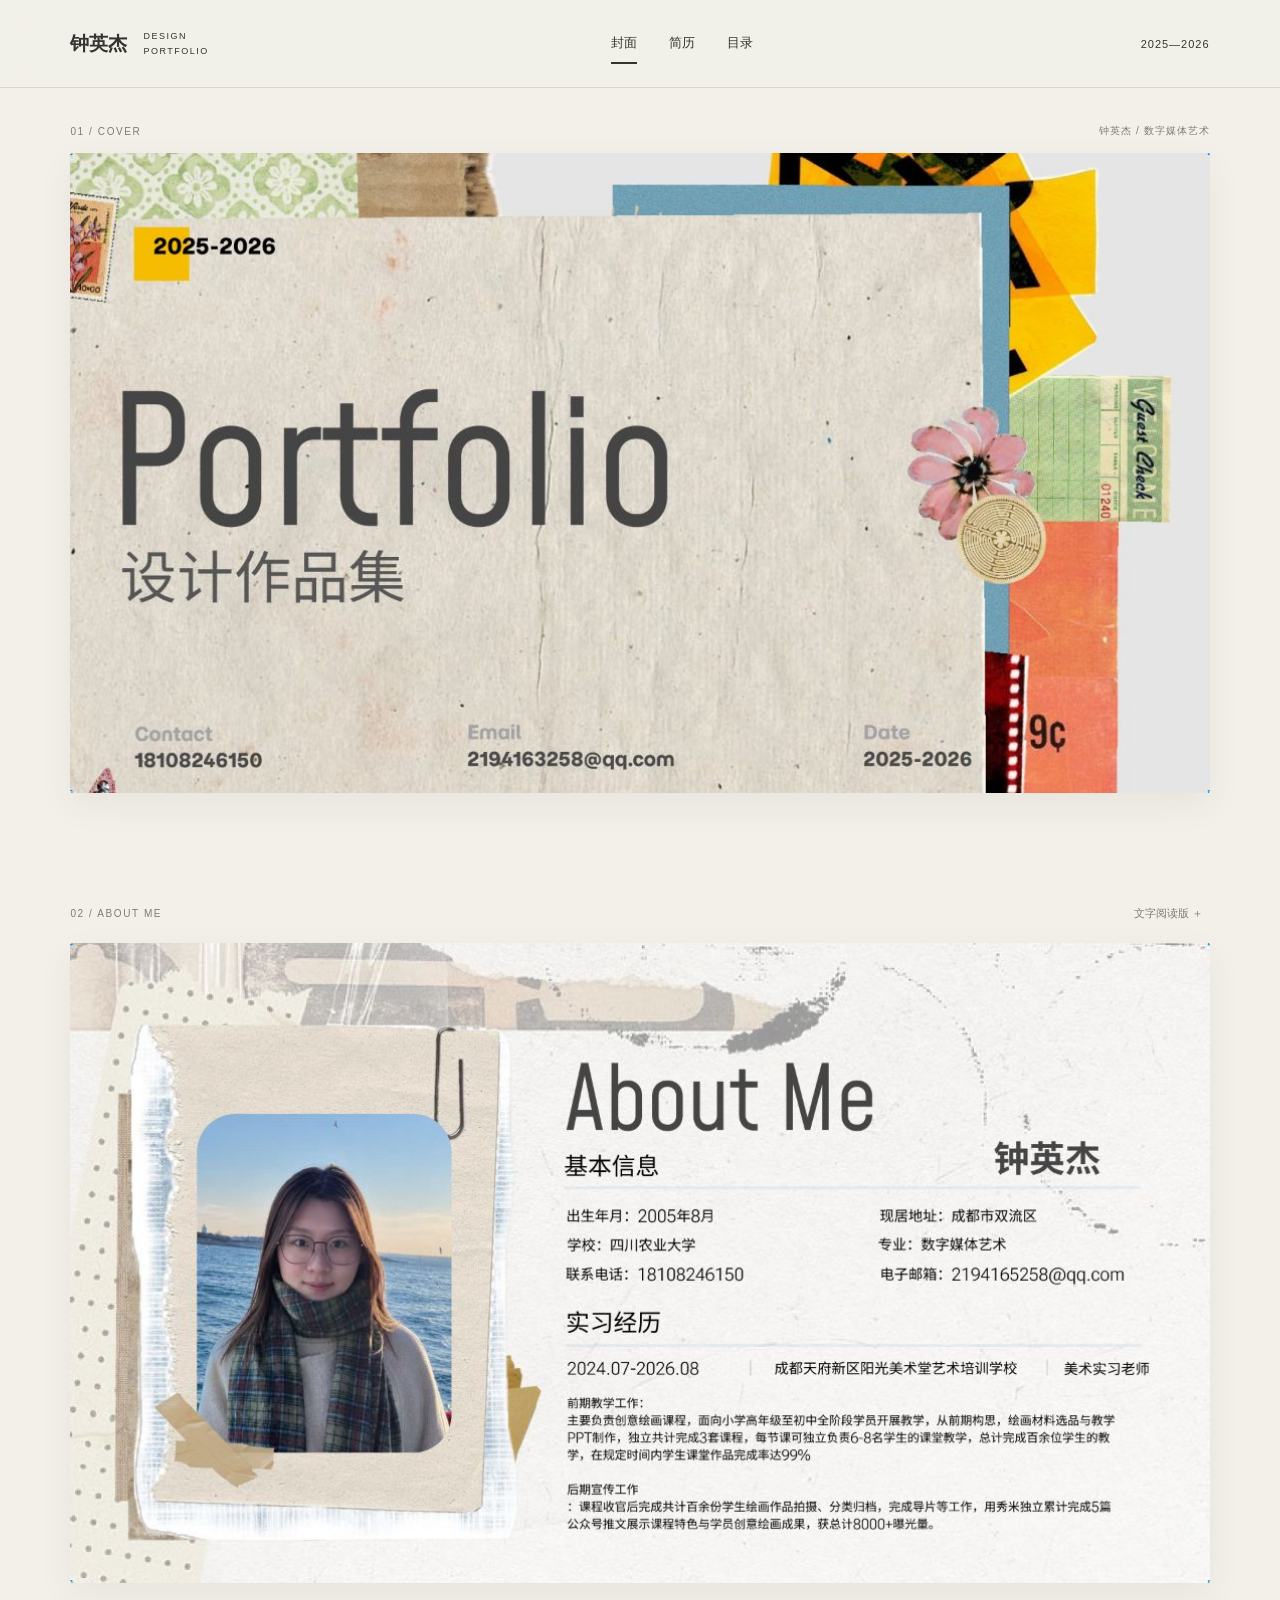
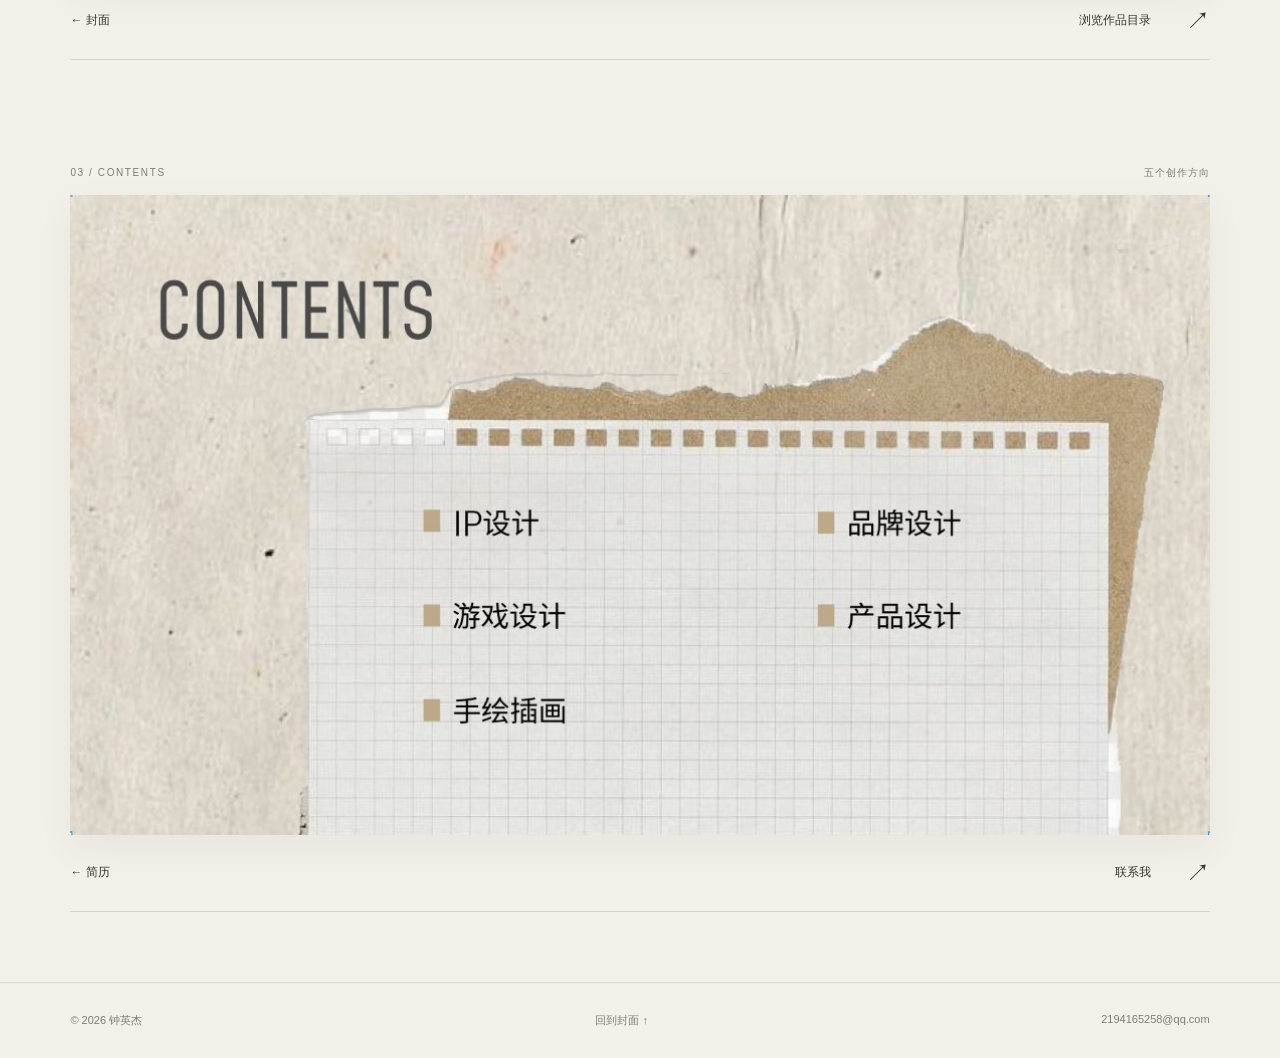
<file: index.html>
<!doctype html>
<html lang="zh-CN"><head><meta charset="utf-8"><meta name="viewport" content="width=device-width,initial-scale=1"><meta name="description" content="钟英杰的个人设计作品集，2025–2026。"><title>钟英杰 · 设计作品集</title><link rel="stylesheet" href="style.css"></head>
<body><header><a class="signature" href="#cover">钟英杰<span>DESIGN PORTFOLIO</span></a><nav aria-label="主导航"><a href="#cover">封面</a><a href="#about">简历</a><a href="#contents">目录</a></nav><span class="edition">2025—2026</span></header>
<main><section id="cover" aria-label="作品集封面"><div class="page-label"><span>01 / COVER</span><span>钟英杰 / 数字媒体艺术</span></div><div class="artwork"><img src="cover.png" alt="2025–2026 Portfolio 设计作品集，复古纸张拼贴封面" width="1134" height="637" fetchpriority="high"></div></section>
<section id="about" aria-label="个人简历"><div class="page-label"><span>02 / ABOUT ME</span><button class="reading-toggle" aria-expanded="false" aria-controls="resume-text">文字阅读版 ＋</button></div><div class="artwork"><img src="about.png" alt="钟英杰个人简历，含个人照片、基本信息和美术教学实习经历" width="1134" height="637" loading="lazy"></div><div id="resume-text" class="resume-text" hidden><div><p class="eyebrow">ABOUT ME</p><h1>钟英杰</h1><p>四川农业大学 · 数字媒体艺术</p><dl><dt>出生年月</dt><dd>2005年8月</dd><dt>现居地址</dt><dd>成都市双流区</dd><dt>联系电话</dt><dd><a href="tel:18108246150">18108246150</a></dd><dt>电子邮箱</dt><dd><a href="mailto:2194165258@qq.com">2194165258@qq.com</a></dd></dl></div><div><p class="eyebrow">EXPERIENCE</p><h2>实习经历</h2><p>2024.07–2026.08</p><h3>成都天府新区阳光美术堂艺术培训学校</h3><p>美术实习老师</p><p>负责创意绘画课程，面向小学高年级至初中阶段学员开展教学。从前期构思、绘画材料选品与教学 PPT 制作，独立完成 3 套课程，每节课负责 6–8 名学生的课堂教学，总计完成百余位学生的教学。</p><p>课后拍摄、分类归档学生绘画作品，完成导片等工作；使用秀米独立完成 5 篇公众号推文，展示课程特色与学员创意绘画成果。</p></div></div><div class="section-bottom"><a href="#cover">← 封面</a><a class="next" href="#contents">浏览作品目录 <span>↗</span></a></div></section>
<section id="contents" aria-label="作品目录"><div class="page-label"><span>03 / CONTENTS</span><span>五个创作方向</span></div><div class="artwork contents-art"><img src="contents.png" alt="作品目录：IP设计、品牌设计、游戏设计、产品设计、手绘插画" width="1134" height="637" loading="lazy"><div class="hotspots" aria-label="作品分类"><button style="--x:29;--y:48" data-category="IP设计">IP设计</button><button style="--x:63;--y:48" data-category="品牌设计">品牌设计</button><button style="--x:29;--y:63" data-category="游戏设计">游戏设计</button><button style="--x:63;--y:63" data-category="产品设计">产品设计</button><button style="--x:29;--y:78" data-category="手绘插画">手绘插画</button></div></div><div class="mobile-categories"><button data-category="IP设计">01 IP设计 ↗</button><button data-category="品牌设计">02 品牌设计 ↗</button><button data-category="游戏设计">03 游戏设计 ↗</button><button data-category="产品设计">04 产品设计 ↗</button><button data-category="手绘插画">05 手绘插画 ↗</button></div><div class="section-bottom"><a href="#about">← 简历</a><button class="next" style="border:0;background:none;padding:0;font-size:inherit" onclick="document.getElementById('contact-dialog').showModal()">联系我 <span>↗</span></button></div></section></main>
<footer><span>© 2026 钟英杰</span><a href="#cover">回到封面 ↑</a><a href="mailto:2194165258@qq.com">2194165258@qq.com</a></footer><dialog><button class="close-dialog" aria-label="关闭">×</button><p class="eyebrow">SELECTED WORKS</p><h2 id="category-title"></h2><p>此分类的作品详情尚未添加。</p><button class="return-button">返回目录</button></dialog><dialog id="contact-dialog" aria-labelledby="contact-title"><form method="dialog"><button class="close-dialog" aria-label="关闭联系方式">×</button><p class="eyebrow">GET IN TOUCH</p><h2 id="contact-title">联系我</h2><dl><dt>电话</dt><dd><a href="tel:18108146150">18108146150</a></dd><dt>邮箱</dt><dd><a href="mailto:2194165258@qq.com">2194165258@qq.com</a></dd></dl><button class="return-button">关闭</button></form></dialog><script src="app.js"></script></body></html>
</file>
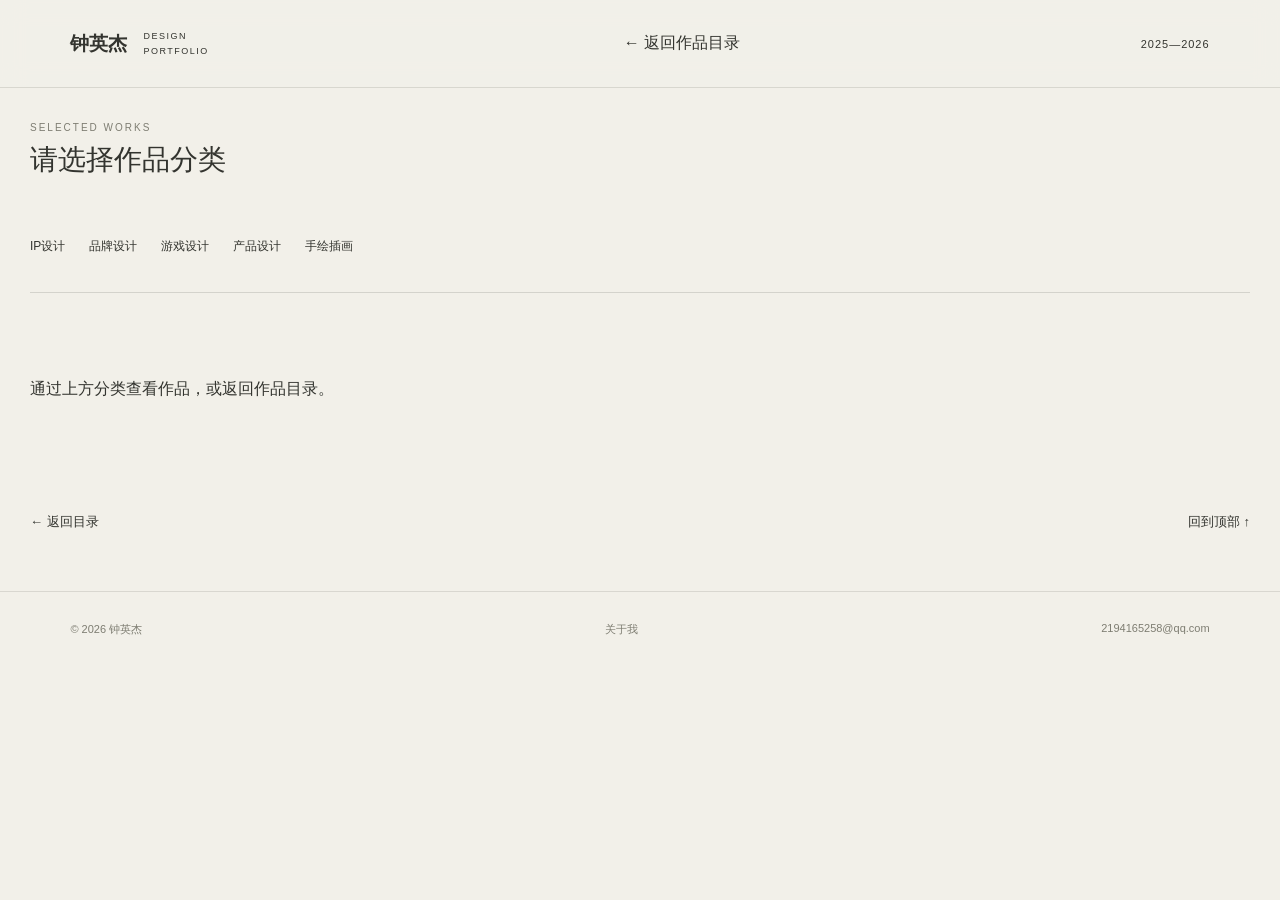
<file: work.html>
<!doctype html>
<html lang="zh-CN"><head><meta charset="utf-8"><meta name="viewport" content="width=device-width,initial-scale=1"><meta name="description" content="钟英杰的设计作品展示"><title>设计作品 · 钟英杰</title><link rel="stylesheet" href="style.css"><style>html{scroll-padding-top:90px}.project-main{max-width:1300px;padding:0 30px}.project-heading{display:flex;align-items:end;justify-content:space-between;padding:34px 0 24px;gap:20px}.project-heading h1{font-size:28px;margin:8px 0 0;font-weight:500}.project-heading p{margin:0}.project-count{font-size:11px;color:var(--muted);letter-spacing:1px}.project-stream{width:100%;background:#e8e5da}.project-stream img{display:block;width:100%;height:auto;margin:0;border:0}.project-links{display:flex;flex-wrap:wrap;gap:10px 24px;padding:25px 0;font-size:12px;border-bottom:1px solid #37382f28}.project-links a[aria-current]{text-decoration:underline;text-underline-offset:5px}.project-bottom{display:flex;justify-content:space-between;padding:28px 0 60px;font-size:13px}.project-error{padding:80px 0;line-height:2}@media(max-width:650px){.project-main{padding:0}.project-heading,.project-links,.project-bottom{margin-left:5%;margin-right:5%}.project-heading{padding-top:26px}.project-heading h1{font-size:24px}.project-count{font-size:9px}.project-links{gap:16px 22px}.project-home{font-size:12px}.project-error{padding:50px 6%}}</style></head>
<body><header><a class="signature" href="index.html#cover">钟英杰<span>DESIGN PORTFOLIO</span></a><a class="project-home" href="index.html#contents">← 返回作品目录</a><span class="edition">2025—2026</span></header><main class="project-main" id="top"><div class="project-heading"><div><p class="eyebrow">SELECTED WORKS</p><h1 id="project-title">作品展示</h1></div><span class="project-count" id="project-count"></span></div><nav class="project-links" aria-label="切换作品分类"></nav><div class="project-stream" id="project-stream"></div><div class="project-bottom"><a href="index.html#contents">← 返回目录</a><a href="#top">回到顶部 ↑</a></div></main><footer><span>© 2026 钟英杰</span><a href="index.html#about">关于我</a><a href="mailto:2194165258@qq.com">2194165258@qq.com</a></footer><script src="projects-data.js"></script><script src="work.js"></script></body></html>
</file>
<file: style.css>
:root{--ink:#33342f;--paper:#f2f0e9;--muted:#7e7d72;--accent:#d5b75b}*{box-sizing:border-box}html{scroll-behavior:smooth;scroll-padding-top:100px}body{margin:0;background:var(--paper);color:var(--ink);font-family:Arial,'Microsoft YaHei',sans-serif}a{color:inherit;text-decoration:none}button{font:inherit;color:inherit;cursor:pointer}header{height:88px;padding:0 5.5%;display:flex;align-items:center;justify-content:space-between;border-bottom:1px solid #37382f22;background:#f2f0e9ed;position:sticky;top:0;z-index:10;backdrop-filter:blur(12px)}.signature{font-size:19px;font-weight:bold;display:flex;gap:16px;align-items:center}.signature span{font-size:9px;letter-spacing:1.5px;font-weight:normal;max-width:80px;line-height:1.6}nav{display:flex;gap:32px;font-size:13px}nav a{padding:10px 0;border-bottom:2px solid transparent}nav a[aria-current]{border-color:var(--ink)}.edition{font-size:11px;letter-spacing:1px}main{max-width:1430px;margin:auto;padding:0 5.5%}section{padding-top:36px;margin-bottom:70px;scroll-margin-top:10px}.page-label{display:flex;justify-content:space-between;align-items:center;font-size:10px;letter-spacing:1.6px;color:var(--muted);margin-bottom:15px}.page-label span:last-child{letter-spacing:1px}.artwork{position:relative;box-shadow:0 12px 32px #463b2410;background:#e4e1d5}.artwork>img{display:block;width:100%;height:auto}.section-bottom{display:flex;align-items:center;justify-content:space-between;padding:22px 0;border-bottom:1px solid #37382f28;font-size:12px;gap:20px}.next{display:flex;gap:35px;align-items:center}.next span{font-size:24px}.reading-toggle{border:0;background:none;font-size:11px;letter-spacing:0;padding:7px}.resume-text{padding:40px;background:#faf9f3}.resume-text:not([hidden]){display:grid;grid-template-columns:1fr 1.3fr;gap:50px}.resume-text p{font-size:14px;line-height:1.9}.resume-text h1{font-size:36px;margin:10px 0}.resume-text h2{font-size:25px}.resume-text h3{font-size:16px;line-height:1.7}.eyebrow{font-size:10px!important;letter-spacing:2px;color:var(--muted)}dl{display:grid;grid-template-columns:85px 1fr;gap:15px;font-size:13px;line-height:1.8}dt{color:var(--muted)}dd{margin:0;overflow-wrap:anywhere}.hotspots button{position:absolute;left:calc(var(--x)*1%);top:calc(var(--y)*1%);width:24%;height:11%;background:transparent;border:1px solid transparent;color:transparent;border-radius:0;transform:translateY(-10%)}.hotspots button:hover,.hotspots button:focus-visible{background:#b5a16a20;border-color:#9c8e60}.mobile-categories{display:none}footer{padding:30px 5.5%;border-top:1px solid #37382f22;display:flex;justify-content:space-between;gap:15px;font-size:11px;color:var(--muted)}dialog{border:1px solid #b5ae99;background:#f4f1e6;padding:45px;max-width:420px;width:calc(100% - 36px);color:var(--ink);box-shadow:0 20px 100px #0003}dialog::backdrop{background:#25231c66;backdrop-filter:blur(4px)}dialog h2{font-size:30px}dialog>p{font-size:14px;line-height:1.8}.close-dialog{position:absolute;right:15px;top:10px;border:0;background:none;font-size:26px}.return-button{border:1px solid var(--ink);padding:10px 18px;background:transparent;margin-top:15px}a:focus-visible,button:focus-visible{outline:2px solid #936f17;outline-offset:4px}@media(max-width:650px){header{height:72px;padding:0 6%}.signature{font-size:16px}.signature span,.edition{display:none}nav{gap:22px;font-size:12px}main{padding:0 5%}section{padding-top:24px;margin-bottom:38px}.page-label{font-size:8px;letter-spacing:1px}.page-label span:last-child{font-size:9px}.section-bottom{padding:15px 0;font-size:10px}.resume-text:not([hidden]){grid-template-columns:1fr;gap:20px;padding:26px 20px}.resume-text h1{font-size:28px}.resume-text p{font-size:13px}.resume-text{margin-top:16px}.hotspots{display:none}.mobile-categories{display:grid;margin-top:16px;grid-template-columns:1fr 1fr;gap:1px;background:#b9b29e55;border:1px solid #b9b29e55}.mobile-categories button{padding:16px 10px;background:var(--paper);border:0;text-align:left;font-size:12px}footer{flex-wrap:wrap;padding:25px 6%;font-size:10px}footer a:last-child{width:100%}}@media(prefers-reduced-motion:reduce){html{scroll-behavior:auto}}
</file>
